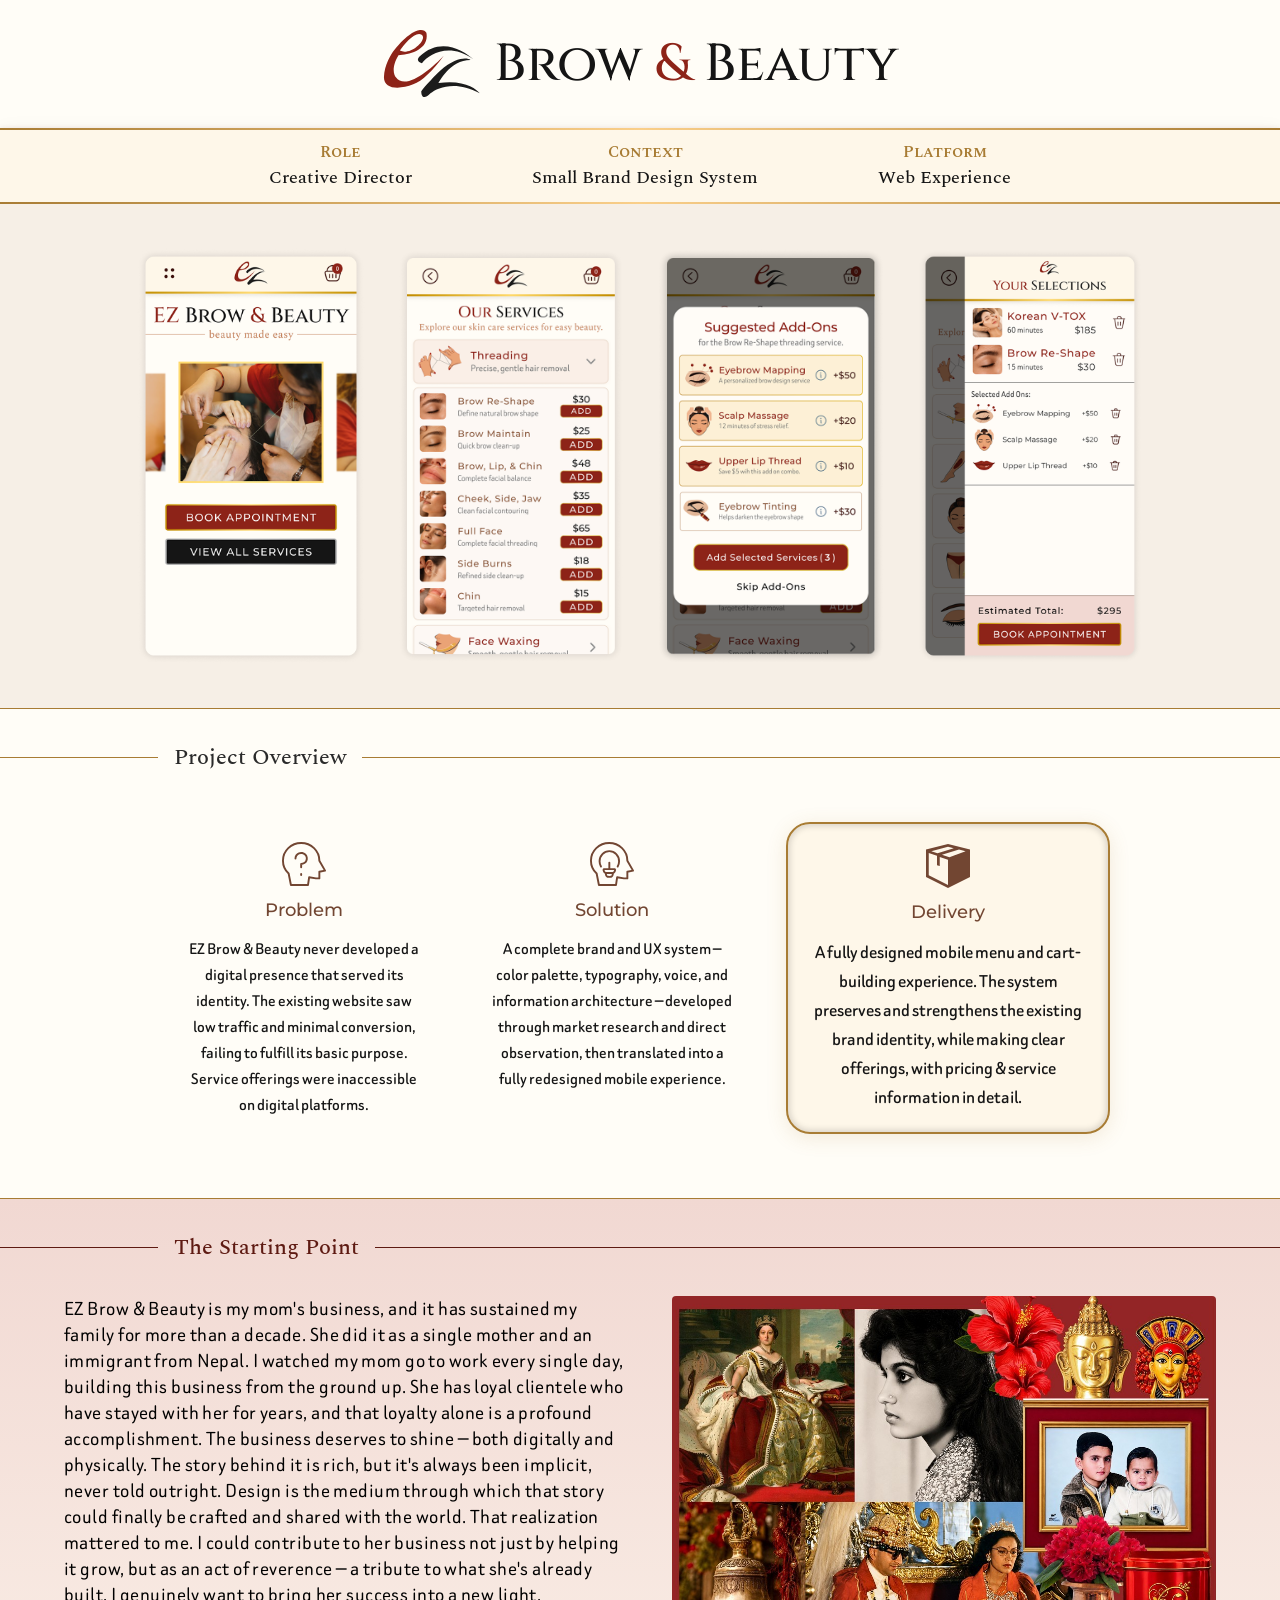
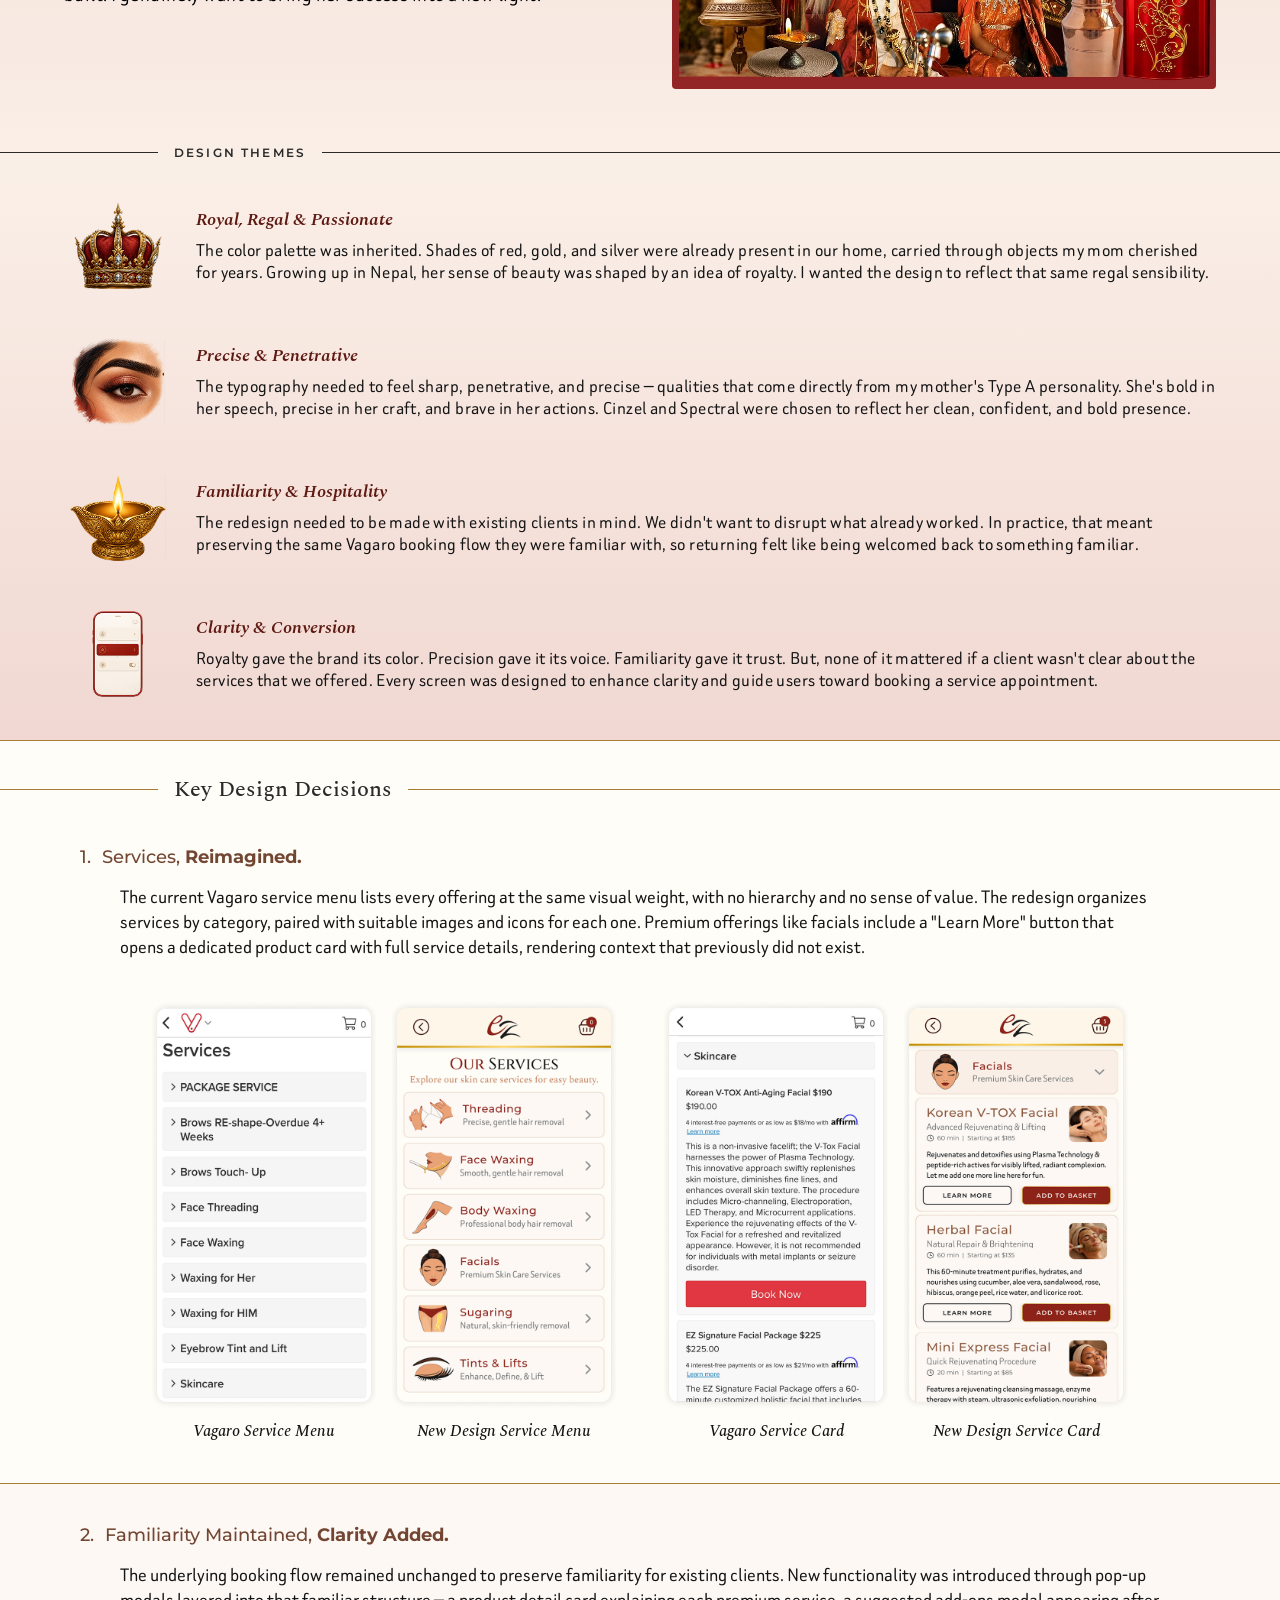
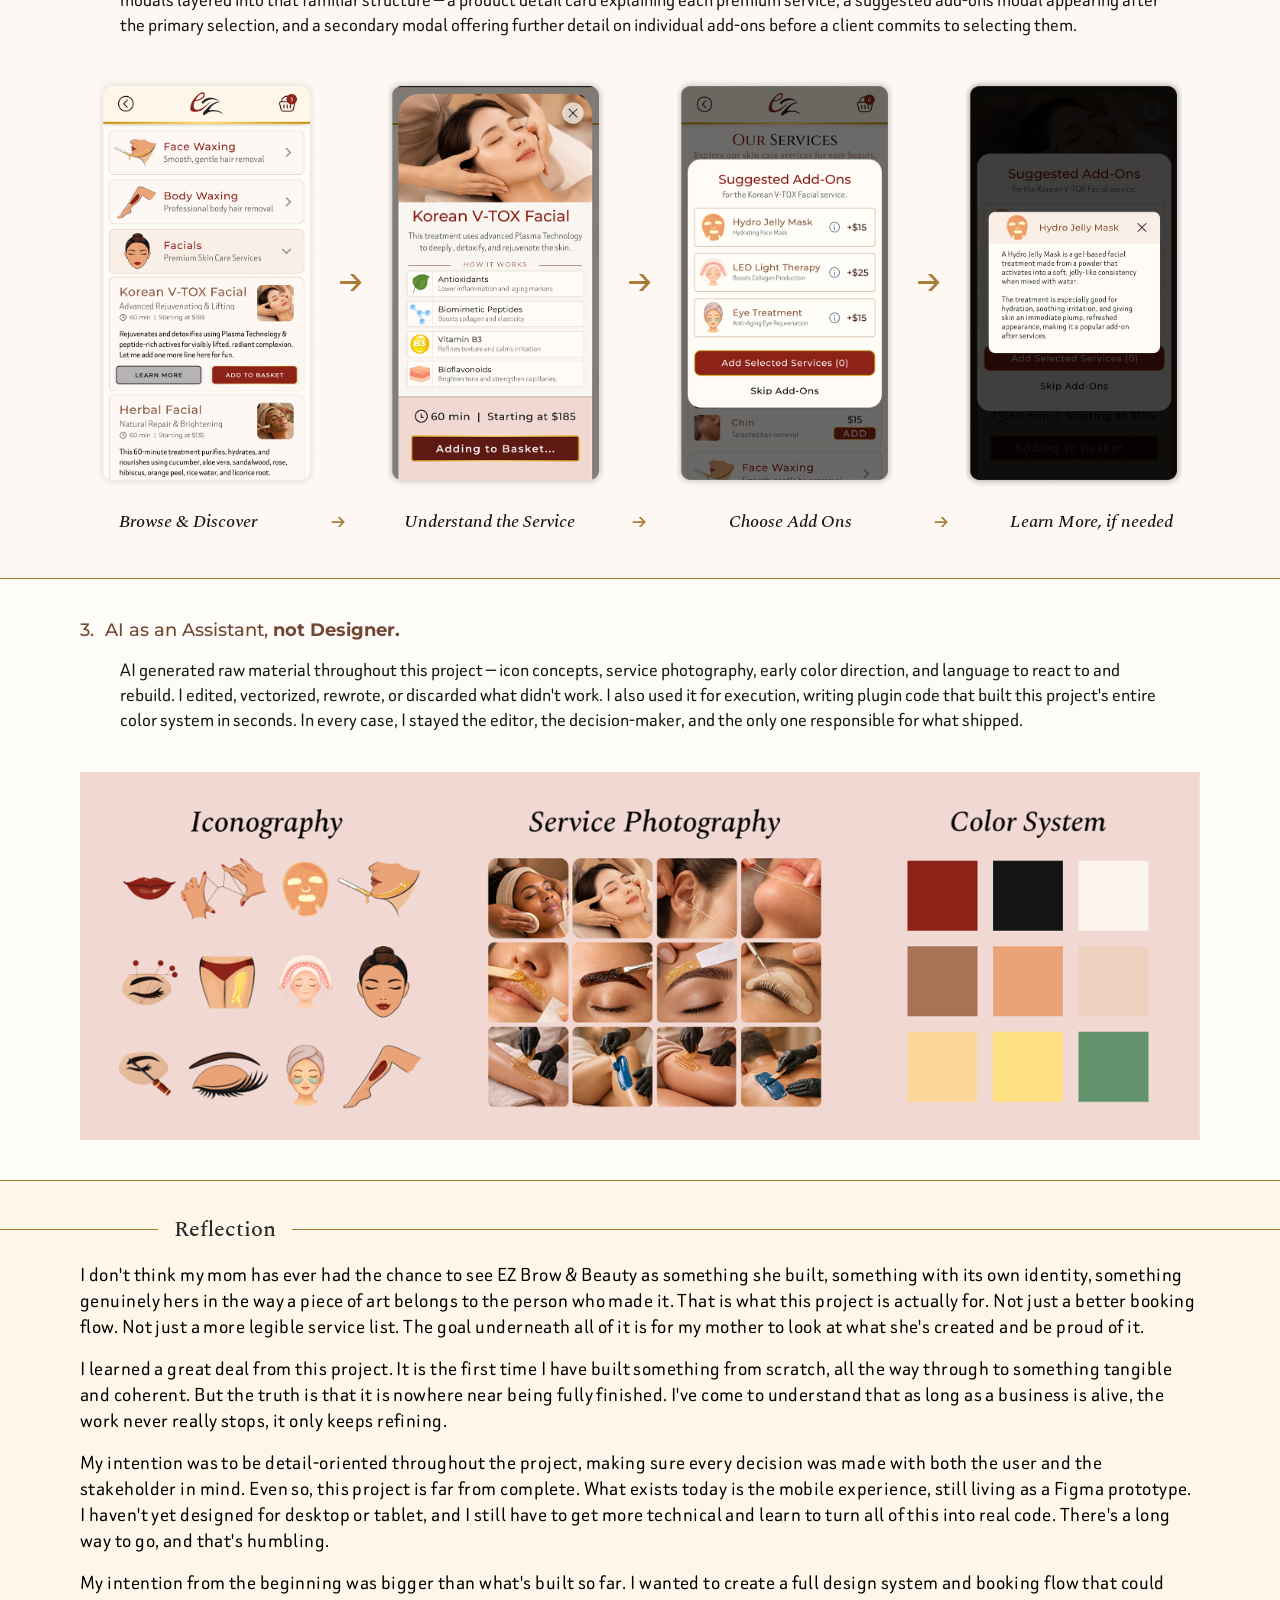
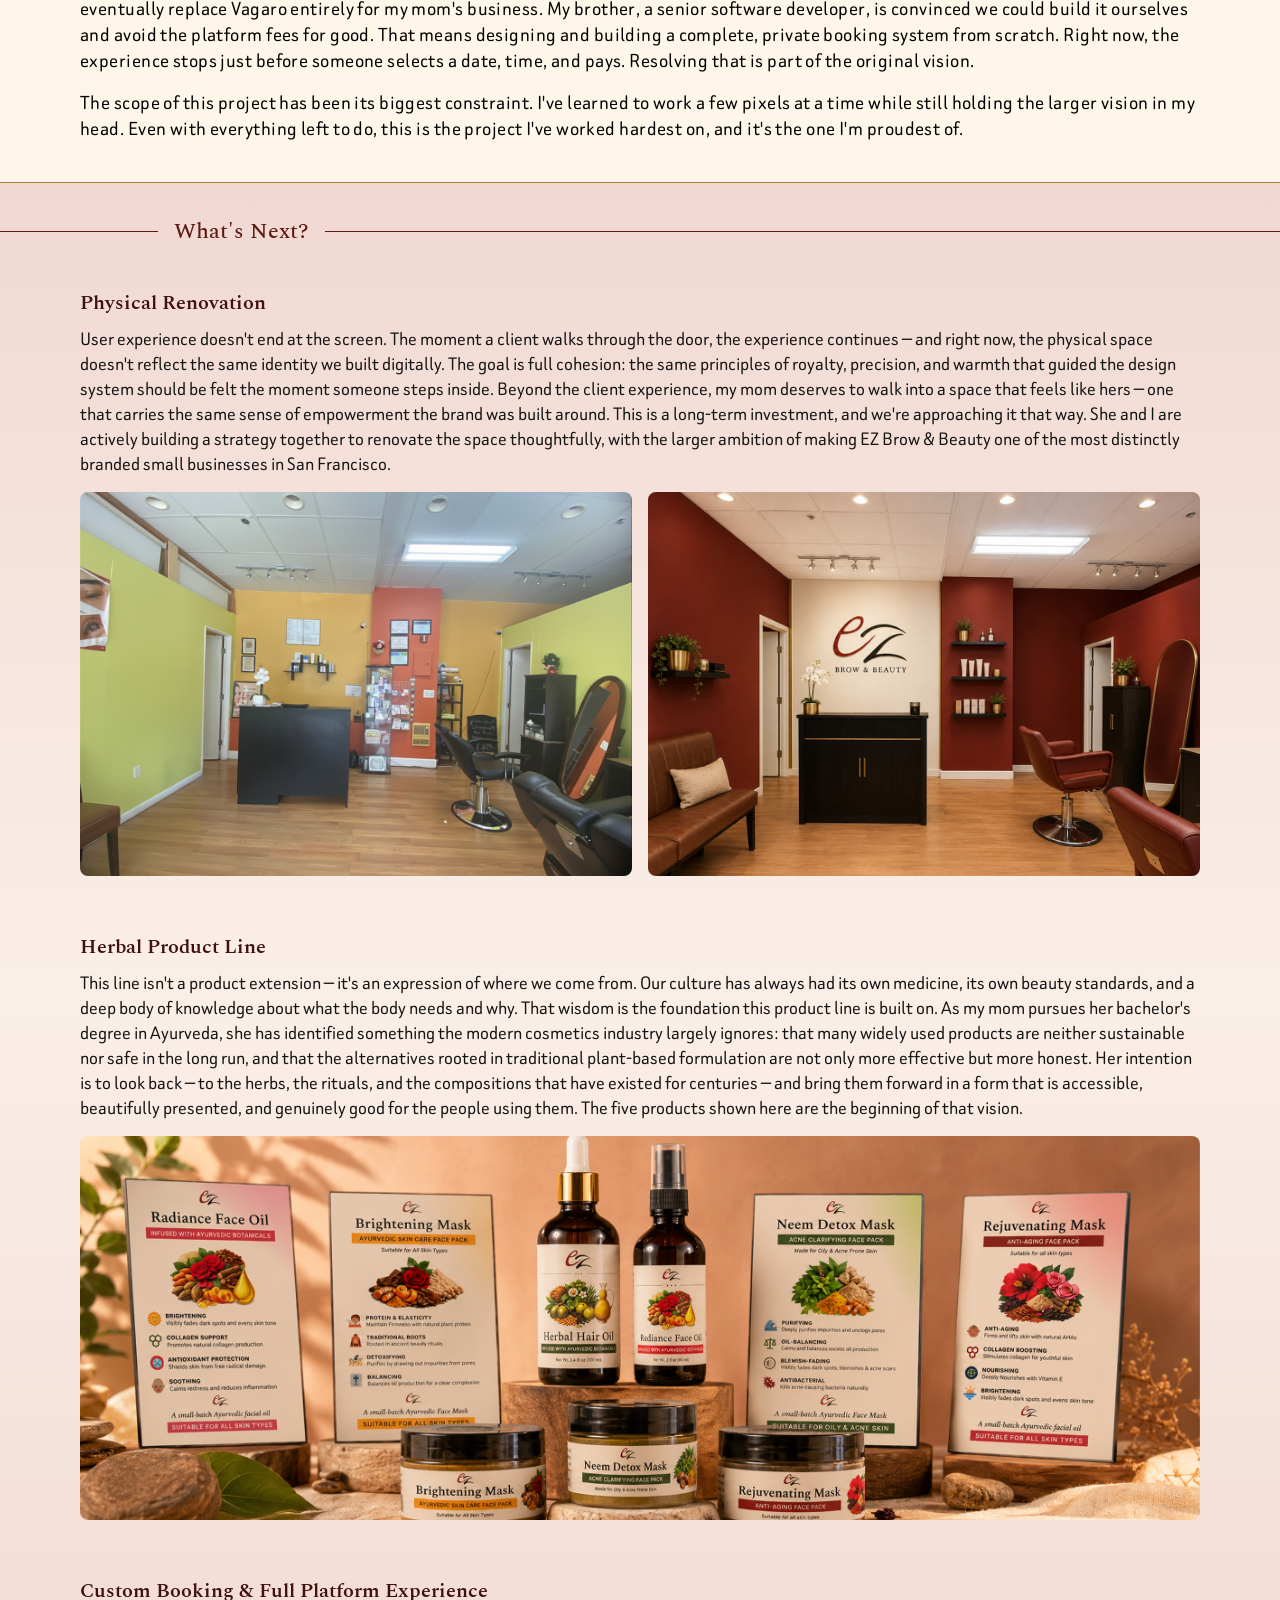
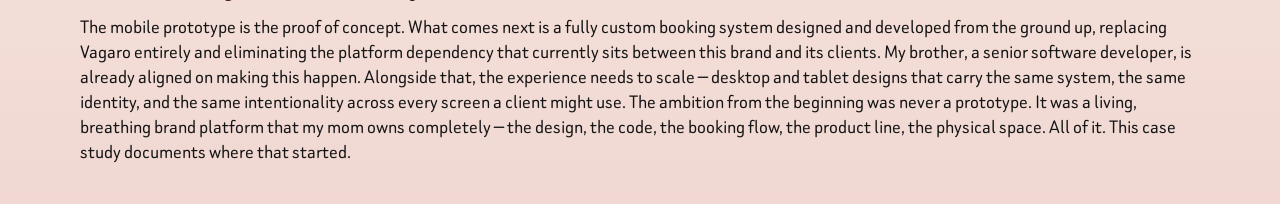
<file: newest_version/index.html>
<!DOCTYPE html>
<html lang="en">
<head>
  <meta charset="UTF-8" />
  <meta name="viewport" content="width=device-width, initial-scale=1.0" />
  <title>EZ Brow &amp; Beauty — Case Study</title>
  <link rel="stylesheet" href="style.css" />
  <link rel="preconnect" href="https://fonts.googleapis.com" />
  <link rel="preconnect" href="https://fonts.gstatic.com" crossorigin />
  <link href="https://fonts.googleapis.com/css2?family=Cinzel:wght@500&family=Spectral:ital,wght@0,400;0,500;0,600;0,700;1,400;1,500;1,600;1,700&family=Spectral+SC:wght@400;500;600;700&family=Montserrat:ital,wght@0,400;0,500;0,600;0,700;1,400;1,500;1,600&family=Beiruti:wght@300;400;500;600&display=swap" rel="stylesheet" />
</head>
<body>

  <!-- ═══════════════════════════════ HEADER ═══════════════════════════════ -->
  <header class="site-header">
    <svg class="header-logo" width="82" height="58" viewBox="0 0 82 58" fill="none" xmlns="http://www.w3.org/2000/svg" aria-label="EZ Brow and Beauty Logo">
      <path d="M8.84082 17.0445C25.7066 -3.49783 34.117 -1.26283 36.2139 2.42243C38.9338 16.8303 21.4787 21.1459 12.4111 21.5025C6.29061 31.7736 8.38766 38.2646 10.2012 40.2261C18.4983 52.0656 40.9739 32.7953 51.1748 21.6802C41.238 35.257 32.6825 43.3118 24.9707 46.3297C13.1545 50.9537 0.000338018 50.5682 0 40.2261C0.40804 29.8124 6.06384 20.4326 8.84082 17.0445ZM32.1338 4.02692C27.0333 0.638859 17.512 11.6951 13.6016 17.5797C22.6125 22.2159 37.7428 7.75283 32.1338 4.02692Z" fill="#8D2318"/>
      <path d="M76.2808 24.9926C55.366 10.1164 38.3275 20.976 32.4226 28.2654C27.6224 27.0753 28.8987 24.1992 30.1368 22.9099C47.5086 5.41553 68.1377 17.009 76.2808 24.9926Z" fill="#1C1C1C"/>
      <path d="M47.7087 34.9596C61.7662 22.7017 70.995 23.6042 73.8522 25.5876C56.2517 25.5876 46.5658 45.2242 46.5658 45.2242C67.4806 42.011 78.7094 49.7367 81.7095 54.0012C61.5947 42.5762 45.3276 49.2408 39.7085 54.0012C33.3083 60.5467 31.8035 55.5384 31.8511 52.216C35.6226 46.9796 43.9943 38.5299 47.7087 34.9596Z" fill="#1C1C1C"/>
    </svg>
    <h1 class="header-title">
      Brow <span class="ampersand">&amp;</span> Beauty
    </h1>
  </header>

  <!-- ════════════════════════════ INFO BAR ════════════════════════════ -->
  <section class="info-bar">
    <div class="info-item info-item--desktop">
      <span class="info-label">Role</span>
      <span class="info-value">Creative Director</span>
    </div>
    <div class="info-item info-item--desktop">
      <span class="info-label">Context</span>
      <span class="info-value">Small Brand Design System</span>
    </div>
    <div class="info-item info-item--platform">
      <span class="info-label">Platform</span>
      <span class="info-value">Web Experience</span>
    </div>
    <div class="info-item info-item--mobile">
      <span class="info-label">Case Study Context</span>
      <span class="info-value">Small Brand Design System</span>
    </div>
  </section>

  <!-- ═══════════════════════ MOBILE SCREENS STRIP ══════════════════════ -->
  <section class="screens-strip">
    <div class="screens-row">
      <div class="screen screen--tall">
        <img src="../images/screen-home.png" alt="Home screen" />
      </div>
      <div class="screen screen--mid">
        <img src="../images/screen-services.png" alt="Service list screen" />
      </div>
      <div class="screen screen--mid">
        <img src="../images/screen-addons.png" alt="Add-on overlay screen" />
      </div>
      <div class="screen screen--tall">
        <img src="../images/screen-cart.png" alt="Cart screen" />
      </div>
    </div>
  </section>

  <!-- ═══════════════════════ PROJECT OVERVIEW ═══════════════════════ -->
  <section class="overview-section">
    <div class="section-title">
      <div class="title-line"></div>
      <h2 class="section-heading">Project Overview</h2>
      <div class="title-line title-line--grow"></div>
    </div>
    <div class="overview-columns">
      <div class="overview-col">
        <div class="col-icon">
          <svg width="46" height="46" viewBox="0 0 46 46" fill="none" xmlns="http://www.w3.org/2000/svg">
            <path d="M39.0541 19.5263L45 29.9474L39.0541 31.1053V38.0526H35.4865L28.3514 36.8947L27.1622 45H9.32432L6.94595 32.9799C3.28324 29.6035 1 24.8248 1 19.5263C1 9.294 9.51816 1 20.027 1C30.5359 1 39.0541 9.294 39.0541 19.5263Z" stroke="currentColor" stroke-width="2" stroke-linecap="round" stroke-linejoin="round"/>
            <path d="M14.0815 17.2104C14.0815 16.0653 14.4303 14.946 15.0836 13.9939C15.737 13.0418 16.6656 12.2998 17.7521 11.8616C18.8386 11.4234 20.0341 11.3088 21.1875 11.5321C22.3409 11.7555 23.4004 12.3069 24.2319 13.1166C25.0635 13.9263 25.6298 14.9579 25.8592 16.0809C26.0886 17.204 25.9709 18.368 25.5208 19.4259C25.0708 20.4838 24.3087 21.388 23.3309 22.0241C22.3531 22.6603 21.2035 22.9999 20.0275 22.9999V26.4735M20.0275 33.4209V34.5788" stroke="currentColor" stroke-width="2" stroke-linecap="round" stroke-linejoin="round"/>
          </svg>
        </div>
        <h3 class="col-heading">Problem</h3>
        <p class="col-text">EZ Brow &amp; Beauty never developed a digital presence that served its identity. The existing website saw low traffic and minimal conversion, failing to fulfill its basic purpose. Service offerings were inaccessible on digital platforms.</p>
      </div>
      <div class="overview-col">
        <div class="col-icon">
          <svg width="46" height="46" viewBox="0 0 46 46" fill="none" xmlns="http://www.w3.org/2000/svg">
            <path d="M39.0541 19.5263L45 29.9474L39.0541 31.1053V38.0526H35.4865L28.3514 36.8947L27.1622 45H9.32432L6.94595 32.9799C3.28324 29.6035 1 24.8248 1 19.5263C1 9.294 9.51816 1 20.027 1C30.5359 1 39.0541 9.294 39.0541 19.5263Z" stroke="currentColor" stroke-width="2" stroke-linecap="round" stroke-linejoin="round"/>
            <path d="M11.4673 25.694C10.5108 24.0386 10.0065 22.1356 10.0103 20.196C10.0103 14.3032 14.5764 9.52734 20.2081 9.52734C25.8398 9.52734 30.4059 14.3032 30.4059 20.196C30.4097 22.1356 29.9054 24.0386 28.9489 25.694" stroke="currentColor" stroke-width="2" stroke-linecap="round"/>
            <path d="M24.032 32.4303L23.8662 33.302C23.6878 34.2545 23.5973 34.73 23.3946 35.1073C23.0823 35.6887 22.5766 36.1266 21.9758 36.3359C21.587 36.472 21.1256 36.472 20.2078 36.472C19.29 36.472 18.8285 36.472 18.4397 36.3373C17.8387 36.1276 17.333 35.6892 17.021 35.1073C16.8183 34.73 16.7278 34.2545 16.5493 33.302L16.3836 32.4303M14.3224 29.8679C14.2051 29.4961 14.1464 29.3088 14.1528 29.1579C14.16 29.0019 14.2099 28.8515 14.2963 28.7247C14.3827 28.598 14.502 28.5005 14.6398 28.4439C14.7723 28.3887 14.9584 28.3887 15.3281 28.3887H25.0874C25.4584 28.3887 25.6432 28.3887 25.7758 28.4426C25.9137 28.4992 26.0332 28.597 26.1196 28.7239C26.206 28.8509 26.2558 29.0017 26.2627 29.1579C26.2691 29.3088 26.2105 29.4947 26.0932 29.8679C25.8765 30.5563 25.7681 30.9012 25.6011 31.1801C25.2519 31.7629 24.7044 32.182 24.0715 32.3508C23.7681 32.4303 23.4265 32.4303 22.7419 32.4303H17.6736C16.9891 32.4303 16.6462 32.4303 16.3441 32.3495C15.7114 32.1809 15.1639 31.7624 14.8144 31.1801C14.6474 30.9012 14.5391 30.5563 14.3224 29.8679Z" stroke="currentColor" stroke-width="2"/>
            <path d="M20.2085 28.3884V21.6523" stroke="currentColor" stroke-width="2" stroke-linecap="round" stroke-linejoin="round"/>
          </svg>
        </div>
        <h3 class="col-heading">Solution</h3>
        <p class="col-text">A complete brand and UX system — color palette, typography, voice, and information architecture — developed through market research and direct observation, then translated into a fully redesigned mobile experience.</p>
      </div>
      <div class="overview-col overview-col--delivery">
        <div class="col-icon">
          <svg width="44" height="44" viewBox="0 0 44 44" fill="none" xmlns="http://www.w3.org/2000/svg">
            <path d="M22 0L0 5.5V33L22 44L44 33V5.5L22 0ZM22 2.75L27.775 4.125L11.55 9.35L5.225 7.15L22 2.75ZM22 40.975L2.75 31.35V9.075L11 11.825V21.175L13.75 22V12.925L22 15.675V40.975ZM23.375 13.2L15.95 10.725L33 5.5L39.6 7.15L23.375 13.2Z" fill="currentColor"/>
          </svg>
        </div>
        <h3 class="col-heading">Delivery</h3>
        <p class="col-text">A fully designed mobile menu and cart-building experience. The system preserves and strengthens the existing brand identity, while making clear offerings, with pricing &amp; service information in detail.</p>
      </div>
    </div>
  </section>

  <!-- ══════════════ THE STARTING POINT + DESIGN STRATEGY ══════════════ -->
  <div class="vision-strategy-wrap">
  <section class="starting-section">
    <div class="section-title">
      <div class="title-line"></div>
      <h2 class="section-heading">The Starting Point</h2>
      <div class="title-line title-line--grow"></div>
    </div>
    <div class="starting-content">
      <div class="starting-text">
        <p>EZ Brow &amp; Beauty is my mom's business, and it has sustained my family for more than a decade. She did it as a single mother and an immigrant from Nepal. I watched my mom go to work every single day, building this business from the ground up. She has loyal clientele who have stayed with her for years, and that loyalty alone is a profound accomplishment. The business deserves to shine — both digitally and physically. The story behind it is rich, but it's always been implicit, never told outright. Design is the medium through which that story could finally be crafted and shared with the world. That realization mattered to me. I could contribute to her business not just by helping it grow, but as an act of reverence — a tribute to what she's already built. I genuinely want to bring her success into a new light.</p>
      </div>
      <div class="starting-image">
        <img src="../images/moodboard.jpg" alt="Moodboard" />
      </div>
    </div>
  </section>

  <!-- ════════════════════════ DESIGN STRATEGY ═════════════════════════ -->
  <section class="strategy-section">
    <div class="themes-label-row">
      <span class="themes-label-line"></span>
      <span class="themes-label-text">Design Themes</span>
      <span class="themes-label-line"></span>
    </div>
    <div class="themes-grid">
      <div class="theme-card">
        <div class="theme-icon">
          <img src="../images/icon-royal.png" alt="Royal icon" />
        </div>
        <div class="theme-content">
          <h3 class="theme-heading">Royal, Regal &amp; Passionate</h3>
          <p class="theme-text">The color palette was inherited. Shades of red, gold, and silver were already present in our home, carried through objects my mom cherished for years. Growing up in Nepal, her sense of beauty was shaped by an idea of royalty. I wanted the design to reflect that same regal sensibility.</p>
        </div>
      </div>
      <div class="theme-card">
        <div class="theme-icon">
          <img src="../images/icon-precise.png" alt="Precise icon" />
        </div>
        <div class="theme-content">
          <h3 class="theme-heading">Precise &amp; Penetrative</h3>
          <p class="theme-text">The typography needed to feel sharp, penetrative, and precise — qualities that come directly from my mother's Type A personality. She's bold in her speech, precise in her craft, and brave in her actions. Cinzel and Spectral were chosen to reflect her clean, confident, and bold presence.</p>
        </div>
      </div>
      <div class="theme-card">
        <div class="theme-icon">
          <img src="../images/icon-familiarity.png" alt="Familiarity icon" />
        </div>
        <div class="theme-content">
          <h3 class="theme-heading">Familiarity &amp; Hospitality</h3>
          <p class="theme-text">The redesign needed to be made with existing clients in mind. We didn't want to disrupt what already worked. In practice, that meant preserving the same Vagaro booking flow they were familiar with, so returning felt like being welcomed back to something familiar.</p>
        </div>
      </div>
      <div class="theme-card">
        <div class="theme-icon">
          <img src="../images/icon-clarity.png" alt="Clarity icon" />
        </div>
        <div class="theme-content">
          <h3 class="theme-heading">Clarity &amp; Conversion</h3>
          <p class="theme-text">Royalty gave the brand its color. Precision gave it its voice. Familiarity gave it trust. But, none of it mattered if a client wasn't clear about the services that we offered. Every screen was designed to enhance clarity and guide users toward booking a service appointment.</p>
        </div>
      </div>
    </div>
  </section>
  </div><!-- end .vision-strategy-wrap -->

  <!-- ══════════════════════ KEY DESIGN DECISIONS ═══════════════════════ -->
  <section class="decisions-section">
    <div class="decisions-title-bar">
      <div class="title-line title-line--red"></div>
      <h2 class="section-heading section-heading--red">Key Design Decisions</h2>
      <div class="title-line title-line--red title-line--grow"></div>
    </div>

    <!-- Decision 1: Services, Reimagined -->
    <div class="decision decision--1">
      <div class="decision-header">
        <h3 class="decision-number-heading"><span class="decision-num">1.</span> Services, <strong>Reimagined.</strong></h3>
        <p class="decision-body">The current Vagaro service menu lists every offering at the same visual weight, with no hierarchy and no sense of value. The redesign organizes services by category, paired with suitable images and icons for each one. Premium offerings like facials include a "Learn More" button that opens a dedicated product card with full service details, rendering context that previously did not exist.</p>
      </div>
      <div class="decision-screens decision-screens--2x2">
        <div class="screen-compare-group">
          <div class="compare-pair">
            <div class="compare-screen">
              <img src="../images/decision-screen-1.png" alt="Vagaro service menu" />
            </div>
            <p class="compare-label">Vagaro Service Menu</p>
          </div>
          <div class="compare-pair">
            <div class="compare-screen">
              <img src="../images/decision-screen-2.png" alt="New design service menu" />
            </div>
            <p class="compare-label">New Design Service Menu</p>
          </div>
        </div>
        <div class="screen-compare-group">
          <div class="compare-pair">
            <div class="compare-screen">
              <img src="../images/decision-screen-3.png" alt="Vagaro service card" />
            </div>
            <p class="compare-label">Vagaro Service Card</p>
          </div>
          <div class="compare-pair">
            <div class="compare-screen">
              <img src="../images/decision-screen-4.png" alt="New design service card" />
            </div>
            <p class="compare-label">New Design Service Card</p>
          </div>
        </div>
      </div>
    </div>

    <!-- Decision 2: Familiarity Maintained, Clarity Added -->
    <div class="decision decision--2">
      <div class="decision-header">
        <h3 class="decision-number-heading"><span class="decision-num">2.</span> Familiarity Maintained, <strong>Clarity Added.</strong></h3>
        <p class="decision-body">The underlying booking flow remained unchanged to preserve familiarity for existing clients. New functionality was introduced through pop-up modals layered into that familiar structure — a product detail card explaining each premium service, a suggested add-ons modal appearing after the primary selection, and a secondary modal offering further detail on individual add-ons before a client commits to selecting them.</p>
      </div>
      <div class="flow-screens">
        <div class="flow-step">
          <div class="flow-screen">
            <img src="../images/decision-screen-5.png" alt="Browse and discover" />
          </div>
        </div>
        <div class="flow-arrow">→</div>
        <div class="flow-step">
          <div class="flow-screen">
            <img src="../images/decision-screen-6.png" alt="Understand the service" />
          </div>
        </div>
        <div class="flow-arrow">→</div>
        <div class="flow-step">
          <div class="flow-screen">
            <img src="../images/decision-screen-7.png" alt="Choose add-ons" />
          </div>
        </div>
        <div class="flow-arrow">→</div>
        <div class="flow-step">
          <div class="flow-screen">
            <img src="../images/decision-screen-8.png" alt="Learn more if needed" />
          </div>
        </div>
      </div>
      <div class="flow-labels">
        <span>Browse &amp; Discover</span>
        <span class="flow-label-arrow">→</span>
        <span>Understand the Service</span>
        <span class="flow-label-arrow">→</span>
        <span>Choose Add Ons</span>
        <span class="flow-label-arrow">→</span>
        <span>Learn More, if needed</span>
      </div>
    </div>

    <!-- Decision 3: AI as an Assistant -->
    <div class="decision decision--3">
      <div class="decision-header">
        <h3 class="decision-number-heading"><span class="decision-num">3.</span> AI as an Assistant, <strong>not Designer.</strong></h3>
        <p class="decision-body">AI generated raw material throughout this project — icon concepts, service photography, early color direction, and language to react to and rebuild. I edited, vectorized, rewrote, or discarded what didn't work. I also used it for execution, writing plugin code that built this project's entire color system in seconds. In every case, I stayed the editor, the decision-maker, and the only one responsible for what shipped.</p>
      </div>
      <div class="decision-wide-image">
        <img src="../images/decision-wide.png" alt="AI as assistant — design decisions collage" />
      </div>
    </div>
  </section>

  <!-- ═══════════════════════════ REFLECTION ════════════════════════════ -->
  <section class="reflection-section">
    <div class="section-title">
      <div class="title-line title-line--red"></div>
      <h2 class="section-heading section-heading--red">Reflection</h2>
      <div class="title-line title-line--red title-line--grow"></div>
    </div>
    <div class="reflection-body">
      <p>I don't think my mom has ever had the chance to see EZ Brow &amp; Beauty as something she built, something with its own identity, something genuinely hers in the way a piece of art belongs to the person who made it. That is what this project is actually for. Not just a better booking flow. Not just a more legible service list. The goal underneath all of it is for my mother to look at what she's created and be proud of it.</p>
      <p>I learned a great deal from this project. It is the first time I have built something from scratch, all the way through to something tangible and coherent. But the truth is that it is nowhere near being fully finished. I've come to understand that as long as a business is alive, the work never really stops, it only keeps refining.</p>
      <p>My intention was to be detail-oriented throughout the project, making sure every decision was made with both the user and the stakeholder in mind. Even so, this project is far from complete. What exists today is the mobile experience, still living as a Figma prototype. I haven't yet designed for desktop or tablet, and I still have to get more technical and learn to turn all of this into real code. There's a long way to go, and that's humbling.</p>
      <p>My intention from the beginning was bigger than what's built so far. I wanted to create a full design system and booking flow that could eventually replace Vagaro entirely for my mom's business. My brother, a senior software developer, is convinced we could build it ourselves and avoid the platform fees for good. That means designing and building a complete, private booking system from scratch. Right now, the experience stops just before someone selects a date, time, and pays. Resolving that is part of the original vision.</p>
      <p>The scope of this project has been its biggest constraint. I've learned to work a few pixels at a time while still holding the larger vision in my head. Even with everything left to do, this is the project I've worked hardest on, and it's the one I'm proudest of.</p>
    </div>
  </section>

  <!-- ══════════════════════════ WHAT'S NEXT ════════════════════════════ -->
  <section class="next-section">
    <div class="section-title">
      <div class="title-line title-line--gold"></div>
      <h2 class="section-heading section-heading--red">What's Next?</h2>
      <div class="title-line title-line--gold title-line--grow"></div>
    </div>

    <!-- Physical Renovation -->
    <div class="next-item">
      <div class="next-text">
        <h3 class="next-heading">Physical Renovation</h3>
        <p class="next-body">User experience doesn't end at the screen. The moment a client walks through the door, the experience continues — and right now, the physical space doesn't reflect the same identity we built digitally. The goal is full cohesion: the same principles of royalty, precision, and warmth that guided the design system should be felt the moment someone steps inside. Beyond the client experience, my mom deserves to walk into a space that feels like hers — one that carries the same sense of empowerment the brand was built around. This is a long-term investment, and we're approaching it that way. She and I are actively building a strategy together to renovate the space thoughtfully, with the larger ambition of making EZ Brow &amp; Beauty one of the most distinctly branded small businesses in San Francisco.</p>
      </div>
      <div class="next-images next-images--pair">
        <img src="../images/old-place.png" alt="Current salon space" />
        <img src="../images/new-place.png" alt="Renovation concept" />
      </div>
    </div>

    <!-- Herbal Product Line -->
    <div class="next-item">
      <div class="next-text">
        <h3 class="next-heading">Herbal Product Line</h3>
        <p class="next-body">This line isn't a product extension — it's an expression of where we come from. Our culture has always had its own medicine, its own beauty standards, and a deep body of knowledge about what the body needs and why. That wisdom is the foundation this product line is built on. As my mom pursues her bachelor's degree in Ayurveda, she has identified something the modern cosmetics industry largely ignores: that many widely used products are neither sustainable nor safe in the long run, and that the alternatives rooted in traditional plant-based formulation are not only more effective but more honest. Her intention is to look back — to the herbs, the rituals, and the compositions that have existed for centuries — and bring them forward in a form that is accessible, beautifully presented, and genuinely good for the people using them. The five products shown here are the beginning of that vision.</p>
      </div>
      <div class="next-images next-images--wide">
        <img src="../images/herbal-products.png" alt="Herbal product line" />
      </div>
    </div>

    <!-- Custom Booking -->
    <div class="next-item next-item--text-only">
      <div class="next-text">
        <h3 class="next-heading">Custom Booking &amp; Full Platform Experience</h3>
        <p class="next-body">The mobile prototype is the proof of concept. What comes next is a fully custom booking system designed and developed from the ground up, replacing Vagaro entirely and eliminating the platform dependency that currently sits between this brand and its clients. My brother, a senior software developer, is already aligned on making this happen. Alongside that, the experience needs to scale — desktop and tablet designs that carry the same system, the same identity, and the same intentionality across every screen a client might use. The ambition from the beginning was never a prototype. It was a living, breathing brand platform that my mom owns completely — the design, the code, the booking flow, the product line, the physical space. All of it. This case study documents where that started.</p>
      </div>
    </div>
  </section>

<script>
(function () {
  if (window.innerWidth > 480) return;

  var row = document.querySelector('.screens-row');
  if (!row) return;

  var slides = Array.from(row.querySelectorAll('.screen'));
  var n = slides.length; // 4
  var slotW = Math.round(window.innerWidth * 0.8) - 32; // 80vw minus negative margins
  var setW  = n * slotW;

  // Triple slides: [1,2,3,4 | 1,2,3,4 | 1,2,3,4]
  slides.forEach(function (s) { row.insertBefore(s.cloneNode(true), slides[0]); });
  slides.forEach(function (s) { row.appendChild(s.cloneNode(true)); });

  function interpolate() {
    var pos = row.scrollLeft;
    Array.from(row.querySelectorAll('.screen')).forEach(function (s, i) {
      var dist = Math.abs(pos - i * slotW);
      // reach t=1 when 20% of a slot away from center — buffers against snap overshoot
      var raw = Math.min(1, Math.max(0, (1 - dist / slotW) * 1.25));
      var t = 1 - (1 - raw) * (1 - raw); // ease-out quadratic
      var img = s.querySelector('img');
      img.style.width      = (80 + t * 10).toFixed(1) + '%';
      img.style.filter     = 'brightness(' + (0.88 + t * 0.12).toFixed(2) + ') blur(' + ((1 - t) * 2).toFixed(1) + 'px)';
    });
  }

  // Auto-advance
  var autoTimer;
  function startAuto() {
    clearTimeout(autoTimer);
    autoTimer = setTimeout(function () {
      row.scrollBy({ left: slotW, behavior: 'smooth' });
    }, 5000);
  }

  // Pause auto when user touches
  row.addEventListener('touchstart', function () {
    clearTimeout(autoTimer);
  }, { passive: true });

  // Start in middle set
  requestAnimationFrame(function () {
    row.scrollLeft = n * slotW;
    interpolate();
    startAuto();
  });

  // After scroll settles, jump back to middle set if in outer sets, then restart timer
  function reset() {
    var pos = row.scrollLeft;
    var newPos = (pos % setW) + setW;
    if (Math.abs(newPos - pos) > 1) row.scrollLeft = newPos;
    interpolate();
    startAuto();
  }

  var t;
  row.addEventListener('scroll', function () {
    interpolate();
    clearTimeout(t);
    t = setTimeout(reset, 300);
  }, { passive: true });

  row.addEventListener('scrollend', reset, { passive: true });
}());
</script>

</body>
</html>
</file>
<file: newest_version/style.css>
/* ═══════════════════════════════════════════════════════════
   EZ BROW & BEAUTY — CASE STUDY
   Design tokens synced from Figma Variables (Portfolio Content)
   90 tokens across 10 color groups
═══════════════════════════════════════════════════════════ */

:root {

  /* ── Ink ──────────────────────────────────────────────── */
  --ink-950: #0b0b0b;
  --ink-900: #151515;
  --ink-800: #2a2a2a;
  --ink-700: #404040;
  --ink-600: #595959;
  --ink-500: #737373;
  --ink-400: #8e8e8e;
  --ink-300: #a9a9a9;
  --ink-200: #c5c5c5;
  --ink-100: #e2e2e2;

  /* ── Surface ──────────────────────────────────────────── */
  --surface-900: #8a8176;
  --surface-800: #a59c91;
  --surface-700: #c0b7ac;
  --surface-600: #d6cdc2;
  --surface-500: #e7ded3;
  --surface-400: #f0e8de;
  --surface-300: #f6efe6;
  --surface-200: #faf4ec;
  --surface-100: #fbf6ea;
  --surface-50:  #fefcf8;

  /* ── Oxide Red ────────────────────────────────────────── */
  --oxide-red-900: #3f120c;
  --oxide-red-800: #5e1a12;
  --oxide-red-700: #8d2318;
  --oxide-red-600: #a64532;
  --oxide-red-500: #bf6a56;
  --oxide-red-300: #d8a093;
  --oxide-red-100: #f1d8d2;

  /* ── Clay Brown ───────────────────────────────────────── */
  --clay-brown-900: #3e2617;
  --clay-brown-800: #573421;
  --clay-brown-700: #724632;
  --clay-brown-600: #8c5a3e;
  --clay-brown-500: #a87355;
  --clay-brown-400: #c19a7d;
  --clay-brown-300: #d7bca5;
  --clay-brown-200: #ead8c8;
  --clay-brown-100: #f6eee6;

  /* ── Terracotta ───────────────────────────────────────── */
  --terracotta-900: #a8653f;
  --terracotta-800: #c27e57;
  --terracotta-700: #eaa376;
  --terracotta-600: #f0b58f;
  --terracotta-500: #f5c7a8;
  --terracotta-400: #f8d7be;
  --terracotta-300: #fbe6d6;
  --terracotta-200: #fdf1ea;
  --terracotta-100: #fff9f5;

  /* ── Linen ────────────────────────────────────────────── */
  --linen-900: #6e5a4c;
  --linen-800: #8b7464;
  --linen-700: #a88e7d;
  --linen-600: #c3a899;
  --linen-500: #eed1be;
  --linen-400: #f2dbcb;
  --linen-300: #f6e5d8;
  --linen-200: #faefe7;
  --linen-100: #fdf8f4;

  /* ── Harvest Gold ─────────────────────────────────────── */
  --harvest-gold-900: #a87c34;
  --harvest-gold-800: #c99d52;
  --harvest-gold-700: #facf8a;
  --harvest-gold-600: #fbd79c;
  --harvest-gold-500: #fce0af;
  --harvest-gold-400: #fde8c3;
  --harvest-gold-300: #fdf0d6;
  --harvest-gold-200: #fef7e9;
  --harvest-gold-100: #fffdf7;

  /* ── Saffron ──────────────────────────────────────────── */
  --saffron-900: #c49000;
  --saffron-800: #e0b21a;
  --saffron-700: #ffda70;
  --saffron-600: #ffe082;
  --saffron-500: #ffe890;
  --saffron-400: #fff0a8;
  --saffron-300: #fff6c2;
  --saffron-200: #fffbe0;
  --saffron-100: #fffef5;

  /* ── Botanical Green ──────────────────────────────────── */
  --botanical-green-900: #1f3b2a;
  --botanical-green-800: #2f5a3f;
  --botanical-green-700: #4e7c59;
  --botanical-green-600: #62936d;
  --botanical-green-500: #79a884;
  --botanical-green-400: #94be9e;
  --botanical-green-300: #b4d3bb;
  --botanical-green-200: #d6e8d9;
  --botanical-green-100: #eef5ef;

  /* ── Mineral Blue ─────────────────────────────────────── */
  --mineral-blue-900: #1b2f40;
  --mineral-blue-800: #2a455a;
  --mineral-blue-700: #3f5e7a;
  --mineral-blue-600: #54748f;
  --mineral-blue-500: #6c8ba6;
  --mineral-blue-400: #8aa7be;
  --mineral-blue-300: #adc3d6;
  --mineral-blue-200: #d4e2ed;
  --mineral-blue-100: #eff4f8;

  /* ── Aliases (keeps existing CSS working) ─────────────── */
  --ink:            var(--ink-900);
  --harvest-gold:   var(--harvest-gold-900);
  --oxide-red:      var(--oxide-red-800);
  --oxide-red-dark: var(--oxide-red-700);
  --clay-100:       var(--clay-brown-100);
  --white: #ffffff;
}

/* ─── RESET ─────────────────────────────────────────────── */
*, *::before, *::after { box-sizing: border-box; margin: 0; padding: 0; }

html { font-size: 16px; }

body {
  background: var(--harvest-gold-100);
  color: var(--ink);
  font-family: 'Montserrat', sans-serif;
}

img {
  display: block;
  max-width: 100%;
  height: auto;
}

/* ─── SHARED UTILITIES ───────────────────────────────────── */
.section-title {
  display: flex;
  align-items: center;
  gap: 16px;
  width: 100%;
}

.title-line {
  flex-shrink: 0;
  width: 158px;
  height: 1px;
  background: var(--ink-200);
}

.title-line--grow {
  flex: 1;
  width: auto;
}

.title-line--red   { background: var(--oxide-red); }
.title-line--gold  { background: var(--harvest-gold); }

.section-heading {
  font-family: 'Spectral', serif;
  font-weight: 500;
  font-size: 22px;
  line-height: normal;
  color: var(--ink);
  white-space: nowrap;
  flex-shrink: 0;
}
.section-heading--red { color: var(--oxide-red); }


/* ═══════════════════════════════════════════════════════════
   HEADER
═══════════════════════════════════════════════════════════ */
.site-header {
  display: flex;
  align-items: center;
  justify-content: center;
  gap: 12px;
  padding: 30px 36px;
  background: var(--harvest-gold-100);
}

.header-logo {
  width: 100px;
  height: 68px;
  flex-shrink: 0;
}

.header-title {
  font-family: 'Cinzel', serif;
  font-weight: 500;
  font-size: 52px;
  line-height: 1;
  color: var(--ink);
  white-space: nowrap;
}

.header-title .ampersand { color: var(--oxide-red-dark); }


/* ═══════════════════════════════════════════════════════════
   INFO BAR
═══════════════════════════════════════════════════════════ */
.info-bar {
  display: flex;
  align-items: center;
  justify-content: center;
  gap: 120px;
  width: 100%;
  padding: 12px 80px;
  border-top: 2px solid transparent;
  border-bottom: 2px solid transparent;
  border-left: none;
  border-right: none;
  border-radius: 0;
  background:
    linear-gradient(var(--harvest-gold-200), var(--harvest-gold-200)) padding-box,
    linear-gradient(90deg, var(--harvest-gold), var(--harvest-gold-700) 50%, var(--harvest-gold)) border-box;
  box-shadow:
    0 2px 6px rgba(94, 26, 18, 0.18),
    0 6px 20px rgba(63, 18, 12, 0.09);
}

.info-item.info-item--mobile { display: none; }

.info-item {
  display: flex;
  flex-direction: column;
  align-items: center;
  gap: 2px;
}

.info-label {
  font-family: 'Spectral SC', serif;
  font-weight: 600;
  font-size: 16px;
  line-height: 1.33;
  color: var(--harvest-gold-900);
}

.info-value {
  font-family: 'Spectral', serif;
  font-weight: 500;
  font-size: 18px;
  line-height: 1.4;
  color: var(--ink);
}


/* ═══════════════════════════════════════════════════════════
   AMBITION QUOTE
═══════════════════════════════════════════════════════════ */
.quote-section {
  max-width: 844px;
  width: calc(100% - 64px);
  margin: 0 auto;
  padding: 40px 96px 24px;
  text-align: center;
}

.quote-text {
  font-family: 'Spectral', serif;
  font-weight: 500;
  font-style: italic;
  font-size: 21px;
  line-height: 1.45;
  color: var(--ink);
}


/* ═══════════════════════════════════════════════════════════
   PROJECT OVERVIEW
═══════════════════════════════════════════════════════════ */
.overview-section {
  display: flex;
  flex-direction: column;
  align-items: center;
  padding: 32px 0 44px;
  width: 100%;
  border-top: 0.5px solid var(--harvest-gold-900);
  border-bottom: 0.5px solid var(--harvest-gold-900);
}

.overview-section .section-title {
  padding: 0;
  margin-bottom: 32px;
}

.overview-section .title-line    { background: var(--harvest-gold-900); }
.overview-section .section-heading { color: var(--ink-800); }

.overview-columns {
  display: flex;
  gap: 40px;
  align-items: flex-start;
  justify-content: center;
  width: 100%;
  padding: 16px 48px;
}

.overview-col {
  display: flex;
  flex-direction: column;
  align-items: center;
  gap: 12px;
  padding: 20px 14px;
  width: 268px;
  flex-shrink: 0;
}

.overview-col--delivery {
  background: var(--harvest-gold-200);
  border: 2px solid var(--harvest-gold-900);
  border-radius: 24px;
  box-shadow: inset 0 0 6px 2px rgba(0,0,0,.15), 0 4px 20px rgba(168, 124, 52, 0.15);
  width: 324px;
  padding: 20px 22px;
  animation: delivery-glow 2.8s ease-in-out infinite;
}

@keyframes delivery-glow {
  0%, 100% { box-shadow: inset 0 0 5px 1px rgba(0,0,0,.12), 0 3px 12px rgba(168, 124, 52, 0.12); }
  50%       { box-shadow: inset 0 0 5px 1px rgba(0,0,0,.12), 0 6px 24px rgba(168, 124, 52, 0.38), 0 0 12px rgba(168, 124, 52, 0.2); }
}

@keyframes text-shimmer {
  0%   { background-position: 150% center; }
  100% { background-position: -50% center; }
}

@keyframes icon-shimmer {
  0%, 100% { color: var(--clay-brown-700); }
  50%       { color: var(--harvest-gold-800); }
}

.overview-col--delivery .col-text {
  background: linear-gradient(90deg, var(--ink) 0%, var(--ink) 38%, var(--harvest-gold-900) 50%, var(--ink) 62%, var(--ink) 100%);
  background-size: 300% auto;
  -webkit-background-clip: text;
  -webkit-text-fill-color: transparent;
  background-clip: text;
  animation: text-shimmer 6s linear infinite;
}

.overview-col--delivery .col-heading {
  background: linear-gradient(90deg, var(--clay-brown-700) 0%, var(--clay-brown-700) 38%, var(--harvest-gold-900) 50%, var(--clay-brown-700) 62%, var(--clay-brown-700) 100%);
  background-size: 300% auto;
  -webkit-background-clip: text;
  -webkit-text-fill-color: transparent;
  background-clip: text;
  animation: text-shimmer 6s linear infinite;
}

.overview-col--delivery .col-icon {
  animation: icon-shimmer 5s ease-in-out infinite;
}

.overview-col--delivery .col-text {
  font-size: 20px;
}

.col-icon {
  width: 44px;
  height: 44px;
  display: flex;
  align-items: center;
  justify-content: center;
}

.col-icon {
  color: var(--clay-brown-700);
}

.col-icon svg {
  width: 100%;
  height: 100%;
}

.col-heading {
  font-family: 'Montserrat', sans-serif;
  font-weight: 500;
  font-size: 18px;
  line-height: 1.4;
  color: var(--clay-brown-700);
  text-align: center;
}

.col-text {
  font-family: 'Beiruti', sans-serif;
  font-weight: 500;
  font-size: 18px;
  line-height: 1.45;
  color: var(--ink);
  text-align: center;
}


/* ═══════════════════════════════════════════════════════════
   MOBILE SCREENS STRIP
═══════════════════════════════════════════════════════════ */
.screens-strip {
  display: flex;
  flex-direction: column;
  align-items: center;
  gap: 32px;
  width: 100%;
  padding-top: 44px;
  padding-bottom: 44px;
  background: var(--surface-300);
}

.screens-quote {
  font-family: 'Spectral', serif;
  font-weight: 500;
  font-style: italic;
  font-size: 24px;
  line-height: 1;
  color: var(--oxide-red-900);
  text-align: center;
  white-space: nowrap;
  padding: 16px 0;
}

.screens-row {
  display: flex;
  align-items: center;
  justify-content: center;
  gap: 32px;
  width: 100%;
}

.screen img {
  height: 416px;
  width: auto;
  border-radius: 0;
  display: block;
  object-fit: cover;
}

@keyframes screen-raise {
  0%, 26%, 100% { transform: scale(1); }
  6%, 20%       { transform: scale(1.05); }
}

.screens-row .screen:nth-child(1) img { animation: screen-raise 12s ease-in-out infinite 0s; }
.screens-row .screen:nth-child(2) img { animation: screen-raise 12s ease-in-out infinite 3s; }
.screens-row .screen:nth-child(3) img { animation: screen-raise 12s ease-in-out infinite 6s; }
.screens-row .screen:nth-child(4) img { animation: screen-raise 12s ease-in-out infinite 9s; }


/* ═══════════════════════════════════════════════════════════
   THE STARTING POINT
═══════════════════════════════════════════════════════════ */
.vision-strategy-wrap {
  background: linear-gradient(to bottom, var(--oxide-red-100) 0%, var(--linen-200) 50%, var(--oxide-red-100) 100%);
  width: 100%;
  border-bottom: 0.5px solid var(--harvest-gold-900);
}

.starting-section {
  background: transparent;
  display: flex;
  flex-direction: column;
  align-items: center;
  padding: 32px 0 44px;
  width: 100%;
}

.starting-section .section-title {
  padding: 0;
  margin-bottom: 32px;
}

.starting-section .title-line    { background: var(--oxide-red-800); }
.starting-section .section-heading { color: var(--oxide-red-800); }

.starting-content {
  display: flex;
  align-items: flex-start;
  justify-content: space-between;
  gap: 48px;
  padding: 0 64px;
  width: 100%;
}

.starting-text {
  flex: 0 0 560px;
  max-width: 560px;
}

.starting-text p {
  font-family: 'Beiruti', sans-serif;
  font-weight: 400;
  font-size: 22px;
  line-height: 26px;
  letter-spacing: 0.02em;
  color: #000;
}

.starting-image {
  flex: 1;
  min-width: 0;
}

.starting-image img {
  width: 100%;
  height: auto;
  object-fit: contain;
  border-radius: 4px;
  display: block;
}


/* ═══════════════════════════════════════════════════════════
   DESIGN STRATEGY
═══════════════════════════════════════════════════════════ */
.strategy-section {
  background: transparent;
  display: flex;
  flex-direction: column;
  align-items: center;
  padding: 0 0 32px;
  width: 100%;
}

.strategy-intro {
  font-family: 'Spectral', serif;
  font-weight: 600;
  font-style: italic;
  font-size: 19px;
  line-height: 25px;
  color: var(--ink);
  width: 100%;
  max-width: 1088px;
  padding: 8px 24px;
}

.themes-label-row {
  display: flex;
  align-items: center;
  gap: 16px;
  width: 100%;
  padding: 12px 0 8px;
}

.themes-label-line {
  height: 0.5px;
  background: var(--ink-800);
  flex-shrink: 0;
  width: 158px;
}

.themes-label-line:last-child {
  flex: 1;
  width: auto;
}

.themes-label-text {
  font-family: 'Montserrat', sans-serif;
  font-size: 12px;
  font-weight: 600;
  letter-spacing: 0.18em;
  text-transform: uppercase;
  color: var(--ink-800);
  white-space: nowrap;
}

.themes-grid {
  display: flex;
  flex-direction: column;
  gap: 28px;
  padding: 24px 64px 0;
  width: 100%;
}

.theme-card {
  display: flex;
  flex-direction: row;
  align-items: center;
  gap: 24px;
}

.theme-icon {
  width: 108px;
  height: 108px;
  flex-shrink: 0;
  display: flex;
  align-items: center;
  justify-content: center;
}

.theme-icon img { width: 96px; height: 96px; object-fit: contain; }

.theme-content {
  display: flex;
  flex-direction: column;
  align-items: flex-start;
  gap: 8px;
}

.theme-heading {
  font-family: 'Spectral', serif;
  font-weight: 600;
  font-style: italic;
  font-size: 18px;
  line-height: 22px;
  color: var(--oxide-red);
  text-align: left;
  width: 100%;
}

.theme-text {
  font-family: 'Beiruti', sans-serif;
  font-weight: 400;
  font-style: normal;
  font-size: 20px;
  line-height: 22px;
  letter-spacing: 0.02em;
  color: var(--ink);
  text-align: left;
  width: 100%;
}


/* ═══════════════════════════════════════════════════════════
   KEY DESIGN DECISIONS
═══════════════════════════════════════════════════════════ */
.decisions-section {
  display: flex;
  flex-direction: column;
  align-items: center;
  width: 100%;
  background: var(--harvest-gold-100);
  padding-top: 32px;
  border-bottom: 0.5px solid var(--harvest-gold-900);
}

.decisions-title-bar {
  display: flex;
  align-items: center;
  gap: 16px;
  width: 100%;
  background: var(--harvest-gold-100);
  padding: 0;
}

.decisions-title-bar .title-line { background: var(--harvest-gold-900); }
.decisions-title-bar .section-heading { color: var(--ink-800); }

/* ── shared decision shell ── */
.decision {
  display: flex;
  flex-direction: column;
  align-items: flex-start;
  width: 100%;
  padding: 40px 80px;
}

.decision--1 { background: var(--harvest-gold-100); border-bottom: 1px solid var(--harvest-gold); }
.decision--2 { background: var(--linen-100);      border-bottom: 1px solid var(--harvest-gold); }
.decision--3 { background: var(--surface-50); }

.decision-header {
  display: flex;
  flex-direction: column;
  gap: 16px;
  width: 100%;
  margin-bottom: 40px;
}

.decision-number-heading {
  font-family: 'Montserrat', sans-serif;
  font-weight: 500;
  font-size: 18px;
  line-height: normal;
  background: linear-gradient(90deg, var(--clay-brown-700) 0%, var(--clay-brown-700) 38%, var(--harvest-gold-900) 50%, var(--clay-brown-700) 62%, var(--clay-brown-700) 100%);
  background-size: 300% auto;
  -webkit-background-clip: text;
  -webkit-text-fill-color: transparent;
  background-clip: text;
  animation: text-shimmer 6s linear infinite;
}

.decision-number-heading strong { font-weight: 700; }

.decision--1 .decision-number-heading { animation-delay: 0s; }
.decision--2 .decision-number-heading { animation-delay: 2s; }
.decision--3 .decision-number-heading { animation-delay: 4s; }

.decision-num {
  color: var(--oxide-red);
  margin-right: 6px;
}

.decision-body {
  font-family: 'Beiruti', sans-serif;
  font-weight: 400;
  font-size: 21px;
  line-height: normal;
  color: var(--ink);
  padding: 0 40px;
}

/* ── Decision 1: 2×2 compare grid ── */
.decision-screens--2x2 {
  display: flex;
  gap: 48px;
  align-items: flex-end;
  justify-content: center;
  width: 100%;
}

.screen-compare-group {
  display: flex;
  gap: 16px;
  align-items: flex-end;
}

.compare-pair {
  display: flex;
  flex-direction: column;
  align-items: center;
  gap: 8px;
  width: 224px;
}

.compare-screen {
  width: 224px;
  height: 412px;
  border-radius: 0;
  overflow: hidden;
}

.compare-screen img {
  width: 100%;
  height: 100%;
  object-fit: cover;
  border-radius: 0;
}

.compare-label {
  font-family: 'Spectral', serif;
  font-weight: 500;
  font-style: italic;
  font-size: 16px;
  line-height: normal;
  color: var(--ink);
  text-align: center;
}

/* ── Decision 2: Flow ── */
.flow-screens {
  display: flex;
  align-items: center;
  justify-content: space-between;
  width: 100%;
}

.flow-step { flex: 1; display: flex; justify-content: center; }

.flow-screen {
  width: 216px;
  height: 412px;
  border-radius: 0;
  overflow: hidden;
}

.flow-screen img {
  width: 100%;
  height: 100%;
  object-fit: cover;
  border-radius: 0;
}

.flow-arrow {
  font-family: 'Spectral', serif;
  font-style: italic;
  font-size: 36px;
  color: var(--harvest-gold);
  flex-shrink: 0;
  text-align: center;
  line-height: 1;
  padding: 0 6px;
}

.flow-labels {
  display: flex;
  align-items: center;
  justify-content: space-between;
  width: 100%;
  padding: 16px 0 0;
  font-family: 'Spectral', serif;
  font-weight: 500;
  font-style: italic;
  font-size: 18px;
  color: var(--ink);
  text-align: center;
}

.flow-labels span { width: 216px; flex-shrink: 0; }

.flow-label-arrow {
  font-size: 22px;
  color: var(--harvest-gold);
  width: auto !important;
  padding: 0 6px;
}

/* ── Decision 3: Wide image ── */
.decision-wide-image {
  width: 100%;
  border-radius: 0;
  overflow: hidden;
}

.decision-wide-image img {
  width: 100%;
  height: 368px;
  object-fit: cover;
  border-radius: 0;
  display: block;
}


/* ═══════════════════════════════════════════════════════════
   REFLECTION
═══════════════════════════════════════════════════════════ */
.reflection-section {
  background: var(--harvest-gold-200);
  display: flex;
  flex-direction: column;
  align-items: center;
  padding: 32px 0 40px;
  width: 100%;
  gap: 8px;
  border-bottom: 0.5px solid var(--harvest-gold-900);
}

.reflection-section .section-title {
  padding: 0;
  margin-bottom: 8px;
}

.reflection-section .title-line    { background: var(--harvest-gold-900); }
.reflection-section .section-heading { color: var(--ink-800); }

.reflection-body {
  max-width: calc(100% - 160px);
  display: flex;
  flex-direction: column;
  gap: 16px;
}

.reflection-body p {
  font-family: 'Beiruti', sans-serif;
  font-weight: 400;
  font-size: 22px;
  line-height: 26px;
  letter-spacing: 0.02em;
  color: #000;
}


/* ═══════════════════════════════════════════════════════════
   WHAT'S NEXT
═══════════════════════════════════════════════════════════ */
.next-section {
  background: linear-gradient(to bottom, var(--oxide-red-100) 0%, var(--linen-200) 50%, var(--oxide-red-100) 100%);
  display: flex;
  flex-direction: column;
  align-items: center;
  padding: 32px 0 40px;
  gap: 24px;
  width: 100%;
}

.next-section .section-title { padding: 0; }
.next-section .title-line      { background: var(--oxide-red-800); }
.next-section .section-heading { color: var(--oxide-red-800); }

.next-item {
  display: flex;
  flex-direction: column;
  gap: 16px;
  width: 100%;
  padding: 16px 80px;
}

.next-item--text-only { padding-bottom: 0; }

.next-text {
  display: flex;
  flex-direction: column;
  gap: 8px;
}

.next-heading {
  font-family: 'Spectral', serif;
  font-weight: 600;
  font-size: 20px;
  line-height: normal;
  color: var(--oxide-red-900);
}

.next-body {
  font-family: 'Beiruti', sans-serif;
  font-weight: 400;
  font-size: 21px;
  line-height: normal;
  color: var(--ink);
}

.next-images { width: 100%; }

.next-images--pair {
  display: flex;
  gap: 16px;
  justify-content: space-between;
}

.next-images--pair img {
  width: calc(50% - 8px);
  height: 384px;
  object-fit: cover;
  border-radius: 8px;
}

.next-images--wide img {
  width: 100%;
  height: 384px;
  object-fit: cover;
  border-radius: 8px;
}




/* ═══════════════════════════════════════════════════════════
   RESPONSIVE BREAKPOINTS
═══════════════════════════════════════════════════════════ */

/* ── Mobile: max-width 480px ──────────────────────────────── */
@media (max-width: 480px) {
  /* ── hide all sections while building mobile ── */
  .overview-section,
  .vision-strategy-wrap,
  .decisions-section,
  .reflection-section,
  .next-section { display: none; }

  /* ── SCREENS ── */
  .screens-strip { display: block; overflow: hidden; padding: 20px 0; }
  .screens-row {
    display: flex;
    justify-content: flex-start;
    align-items: center;
    overflow-x: scroll;
    scroll-snap-type: x mandatory;
    -webkit-overflow-scrolling: touch;
    scrollbar-width: none;
    gap: 0;
    width: 100%;
    padding: 0 10vw;
    box-sizing: border-box;
  }
  .screens-row::-webkit-scrollbar { display: none; }
  .screen {
    flex: 0 0 80vw;
    scroll-snap-align: center;
    display: flex;
    justify-content: center;
    align-items: center;
    margin-inline: -16px;
  }
  .screens-row .screen img {
    animation: none !important;
    width: 80%;
    height: auto !important;
  }

  /* ── INFO BAR ── */
  .info-bar { gap: 0; padding: 10px 0; justify-content: center; }
  .info-item--desktop, .info-item--platform { display: none; }
  .info-item.info-item--mobile { display: flex; gap: 4px; }
  .info-label { font-size: 14px; }
  .info-value { font-size: 16px; }

  /* ── HEADER ── */
  .site-header { padding: 16px 24px; gap: 6px; justify-content: center; }
  .header-logo { width: 60px; height: 41px; }
  .header-title { font-size: 32px; white-space: normal; }
}
</file>
